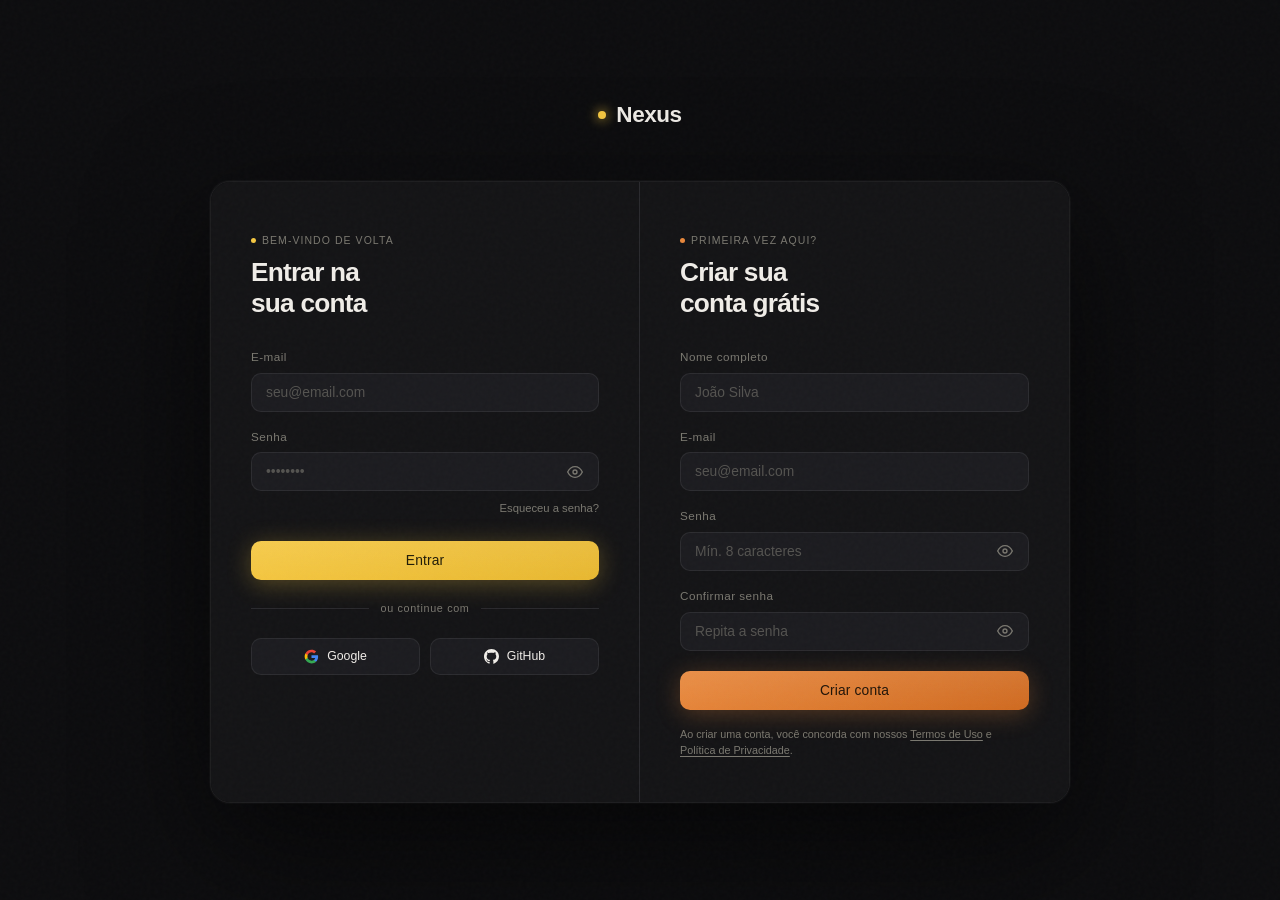
<file: Camadas_Intermediárias/index.html>
<!DOCTYPE html>
<html lang="pt-BR">
<head>
  <meta charset="UTF-8" />
  <meta name="viewport" content="width=device-width, initial-scale=1.0"/>
  <title>Acesso</title>
  <link href="../CSS/Camadas.css" rel="stylesheet"/>

</head>
<body>
  

  <div class="page">
    <div class="logo">
      <div class="logo-dot"></div>
      Nexus
    </div>

    <div class="cards-wrapper">

      <!-- LOGIN -->
      <div class="panel panel-login">
        <span class="panel-tag"><span class="panel-tag-dot"></span>Bem-vindo de volta</span>
        <h2 class="panel-title">Entrar na<br>sua conta</h2>

        <form id="formLogin" novalidate onsubmit="handleLogin(event)">
          <div class="form-group">
            <label for="login-email">E-mail</label>
            <input type="email" id="login-email" placeholder="seu@email.com" autocomplete="email"/>
          </div>
          <div class="form-group">
            <label for="login-senha">Senha</label>
            <div class="input-wrapper">
              <input type="password" id="login-senha" placeholder="••••••••" autocomplete="current-password"/>
              <button type="button" class="toggle-pw" onclick="togglePw('login-senha',this)" aria-label="Mostrar senha">
                <svg width="16" height="16" fill="none" viewBox="0 0 24 24" stroke="currentColor" stroke-width="2"><path d="M1 12s4-8 11-8 11 8 11 8-4 8-11 8-11-8-11-8z"/><circle cx="12" cy="12" r="3"/></svg>
              </button>
            </div>
          </div>
          <a href="#" class="forgot">Esqueceu a senha?</a>
          <button type="submit" class="btn btn-login">Entrar</button>
          <div class="divider-line">ou continue com</div>
          <div class="social-row">
            <button type="button" class="btn-social">
              <svg width="15" height="15" viewBox="0 0 24 24"><path fill="#4285F4" d="M22.56 12.25c0-.78-.07-1.53-.2-2.25H12v4.26h5.92c-.26 1.37-1.04 2.53-2.21 3.31v2.77h3.57c2.08-1.92 3.28-4.74 3.28-8.09z"/><path fill="#34A853" d="M12 23c2.97 0 5.46-.98 7.28-2.66l-3.57-2.77c-.98.66-2.23 1.06-3.71 1.06-2.86 0-5.29-1.93-6.16-4.53H2.18v2.84C3.99 20.53 7.7 23 12 23z"/><path fill="#FBBC05" d="M5.84 14.09c-.22-.66-.35-1.36-.35-2.09s.13-1.43.35-2.09V7.07H2.18C1.43 8.55 1 10.22 1 12s.43 3.45 1.18 4.93l3.66-2.84z"/><path fill="#EA4335" d="M12 5.38c1.62 0 3.06.56 4.21 1.64l3.15-3.15C17.45 2.09 14.97 1 12 1 7.7 1 3.99 3.47 2.18 7.07l3.66 2.84c.87-2.6 3.3-4.53 6.16-4.53z"/></svg>
              Google
            </button>
            <button type="button" class="btn-social">
              <svg width="15" height="15" viewBox="0 0 24 24" fill="currentColor"><path d="M12 0C5.37 0 0 5.37 0 12c0 5.3 3.438 9.8 8.205 11.385.6.113.82-.258.82-.577 0-.285-.01-1.04-.015-2.04-3.338.724-4.042-1.61-4.042-1.61C4.422 18.07 3.633 17.7 3.633 17.7c-1.087-.744.084-.729.084-.729 1.205.084 1.838 1.236 1.838 1.236 1.07 1.835 2.809 1.305 3.495.998.108-.776.417-1.305.76-1.605-2.665-.3-5.466-1.332-5.466-5.93 0-1.31.465-2.38 1.235-3.22-.135-.303-.54-1.523.105-3.176 0 0 1.005-.322 3.3 1.23.96-.267 1.98-.399 3-.405 1.02.006 2.04.138 3 .405 2.28-1.552 3.285-1.23 3.285-1.23.645 1.653.24 2.873.12 3.176.765.84 1.23 1.91 1.23 3.22 0 4.61-2.805 5.625-5.475 5.92.42.36.81 1.096.81 2.22 0 1.606-.015 2.896-.015 3.286 0 .315.21.69.825.57C20.565 21.795 24 17.295 24 12c0-6.63-5.37-12-12-12"/></svg>
              GitHub
            </button>
          </div>
        </form>
        <div class="success-msg" id="login-success">✓ Login realizado com sucesso!</div>
      </div>

      <!-- CADASTRO -->
      <div class="panel panel-register">
        <span class="panel-tag"><span class="panel-tag-dot"></span>Primeira vez aqui?</span>
        <h2 class="panel-title">Criar sua<br>conta grátis</h2>

        <form id="formRegister" novalidate onsubmit="handleRegister(event)">
          <div class="form-group">
            <label for="reg-nome">Nome completo</label>
            <input type="text" id="reg-nome" placeholder="João Silva" autocomplete="name"/>
          </div>
          <div class="form-group">
            <label for="reg-email">E-mail</label>
            <input type="email" id="reg-email" placeholder="seu@email.com" autocomplete="email"/>
          </div>
          <div class="form-group">
            <label for="reg-senha">Senha</label>
            <div class="input-wrapper">
              <input type="password" id="reg-senha" placeholder="Mín. 8 caracteres" autocomplete="new-password" oninput="checkStrength(this.value)"/>
              <button type="button" class="toggle-pw" onclick="togglePw('reg-senha',this)" aria-label="Mostrar senha">
                <svg width="16" height="16" fill="none" viewBox="0 0 24 24" stroke="currentColor" stroke-width="2"><path d="M1 12s4-8 11-8 11 8 11 8-4 8-11 8-11-8-11-8z"/><circle cx="12" cy="12" r="3"/></svg>
              </button>
            </div>
            <div class="strength-wrap" id="strength-wrap">
              <div class="strength-bars">
                <div class="strength-bar" id="sb1"></div>
                <div class="strength-bar" id="sb2"></div>
                <div class="strength-bar" id="sb3"></div>
                <div class="strength-bar" id="sb4"></div>
              </div>
              <span class="strength-label" id="strength-label"></span>
            </div>
          </div>
          <div class="form-group">
            <label for="reg-confirm">Confirmar senha</label>
            <div class="input-wrapper">
              <input type="password" id="reg-confirm" placeholder="Repita a senha" autocomplete="new-password"/>
              <button type="button" class="toggle-pw" onclick="togglePw('reg-confirm',this)" aria-label="Mostrar senha">
                <svg width="16" height="16" fill="none" viewBox="0 0 24 24" stroke="currentColor" stroke-width="2"><path d="M1 12s4-8 11-8 11 8 11 8-4 8-11 8-11-8-11-8z"/><circle cx="12" cy="12" r="3"/></svg>
              </button>
            </div>
          </div>
          <button type="submit" class="btn btn-register">Criar conta</button>
        </form>

        <p class="terms">Ao criar uma conta, você concorda com nossos <a href="#">Termos de Uso</a> e <a href="#">Política de Privacidade</a>.</p>
        <div class="success-msg" id="register-success" style="background:rgba(232,136,60,0.08);border-color:rgba(232,136,60,0.2);color:var(--accent2)">✓ Conta criada! Bem-vindo ao Nexus.</div>
      </div>

    </div>
  </div>

  <script>
    function togglePw(id, btn) {
      const input = document.getElementById(id);
      const isText = input.type === 'text';
      input.type = isText ? 'password' : 'text';
      btn.innerHTML = isText
        ? `<svg width="16" height="16" fill="none" viewBox="0 0 24 24" stroke="currentColor" stroke-width="2"><path d="M1 12s4-8 11-8 11 8 11 8-4 8-11 8-11-8-11-8z"/><circle cx="12" cy="12" r="3"/></svg>`
        : `<svg width="16" height="16" fill="none" viewBox="0 0 24 24" stroke="currentColor" stroke-width="2"><path d="M17.94 17.94A10.07 10.07 0 0112 20c-7 0-11-8-11-8a18.45 18.45 0 015.06-5.94M9.9 4.24A9.12 9.12 0 0112 4c7 0 11 8 11 8a18.5 18.5 0 01-2.16 3.19m-6.72-1.07a3 3 0 11-4.24-4.24"/><line x1="1" y1="1" x2="23" y2="23"/></svg>`;
    }

    function checkStrength(val) {
      const wrap = document.getElementById('strength-wrap');
      wrap.classList.toggle('show', val.length > 0);
      let score = 0;
      if (val.length >= 8) score++;
      if (/[A-Z]/.test(val)) score++;
      if (/[0-9]/.test(val)) score++;
      if (/[^A-Za-z0-9]/.test(val)) score++;
      const colors = ['#e05050','#e07a20','#e8c430','#4caf70'];
      const labels = ['Muito fraca','Fraca','Boa','Forte'];
      for (let i = 1; i <= 4; i++) {
        document.getElementById('sb'+i).style.background = i <= score ? colors[score-1] : 'var(--divider)';
      }
      const lbl = document.getElementById('strength-label');
      lbl.textContent = score > 0 ? labels[score-1] : '';
      lbl.style.color = score > 0 ? colors[score-1] : 'var(--muted)';
    }

    function handleLogin(e) {
      e.preventDefault();
      const email = document.getElementById('login-email').value.trim();
      const senha = document.getElementById('login-senha').value;
      if (!email || !senha) { shake('formLogin'); return; }
      const msg = document.getElementById('login-success');
      msg.classList.add('show');
      setTimeout(() => msg.classList.remove('show'), 3000);
    }

    function handleRegister(e) {
      e.preventDefault();
      const nome = document.getElementById('reg-nome').value.trim();
      const email = document.getElementById('reg-email').value.trim();
      const senha = document.getElementById('reg-senha').value;
      const confirm = document.getElementById('reg-confirm').value;
      if (!nome || !email || !senha || senha !== confirm) { shake('formRegister'); return; }
      const msg = document.getElementById('register-success');
      msg.classList.add('show');
      setTimeout(() => msg.classList.remove('show'), 3000);
    }

    function shake(id) {
      const el = document.getElementById(id);
      el.style.animation = 'none';
      el.offsetHeight;
      el.style.animation = 'shake 0.4s ease';
    }
  </script>
</body>
</html>
</file>
<file: CSS/Camadas.css>
*, *::before, *::after { box-sizing: border-box; margin: 0; padding: 0; }

    :root {
      --bg: #0d0d0f;
      --surface: #141416;
      --surface2: #1c1c20;
      --border: rgba(255,255,255,0.07);
      --border-focus: rgba(255,200,80,0.6);
      --accent: #f5c842;
      --accent2: #e8883c;
      --text: #f0ede8;
      --muted: #7a7870;
      --divider: #2a2a2e;
      --error: #e05050;
    }

    html, body {
      height: 100%;
      background: var(--bg);
      color: var(--text);
      font-family: 'DM Sans', sans-serif;
      font-size: 15px;
      line-height: 1.6;
      overflow-x: hidden;
    }

    body::before {
      content: '';
      position: fixed;
      inset: 0;
      background-image: url("data:image/svg+xml,%3Csvg viewBox='0 0 256 256' xmlns='http://www.w3.org/2000/svg'%3E%3Cfilter id='noise'%3E%3CfeTurbulence type='fractalNoise' baseFrequency='0.9' numOctaves='4' stitchTiles='stitch'/%3E%3C/filter%3E%3Crect width='100%25' height='100%25' filter='url(%23noise)' opacity='1'/%3E%3C/svg%3E");
      opacity: 0.022;
      pointer-events: none;
      z-index: 9999;
    }

    .blob {
      position: fixed;
      border-radius: 50%;
      filter: blur(120px);
      pointer-events: none;
      z-index: 0;
    }
    .blob-1 {
      width: 500px; height: 500px;
      background: radial-gradient(circle, rgba(245,200,66,0.12) 0%, transparent 70%);
      top: -100px; left: -100px;
      animation: driftA 18s ease-in-out infinite alternate;
    }
    .blob-2 {
      width: 400px; height: 400px;
      background: radial-gradient(circle, rgba(232,136,60,0.09) 0%, transparent 70%);
      bottom: -80px; right: -80px;
      animation: driftB 22s ease-in-out infinite alternate;
    }
    @keyframes driftA { from { transform: translate(0,0) scale(1); } to { transform: translate(60px, 40px) scale(1.1); } }
    @keyframes driftB { from { transform: translate(0,0) scale(1); } to { transform: translate(-50px, -30px) scale(1.08); } }

    .page {
      position: relative;
      z-index: 1;
      min-height: 100vh;
      display: flex;
      flex-direction: column;
      align-items: center;
      justify-content: center;
      padding: 40px 20px;
    }

    .logo {
      font-family: 'Syne', sans-serif;
      font-weight: 800;
      font-size: 1.5rem;
      letter-spacing: -0.02em;
      margin-bottom: 48px;
      display: flex;
      align-items: center;
      gap: 10px;
      animation: fadeDown 0.6s ease both;
    }
    .logo-dot {
      width: 8px; height: 8px;
      border-radius: 50%;
      background: var(--accent);
      box-shadow: 0 0 12px var(--accent);
    }

    .cards-wrapper {
      display: grid;
      grid-template-columns: 1fr 1fr;
      gap: 0;
      width: 100%;
      max-width: 860px;
      border-radius: 20px;
      overflow: hidden;
      border: 1px solid var(--border);
      box-shadow: 0 40px 120px rgba(0,0,0,0.6), 0 0 0 1px rgba(255,255,255,0.03);
      animation: fadeUp 0.7s ease 0.1s both;
    }

    .panel {
      padding: 44px 40px;
      background: var(--surface);
      position: relative;
    }
    .panel:first-child {
      border-right: 1px solid var(--divider);
    }

    .panel::before {
      content: '';
      position: absolute;
      top: 0; left: 0; right: 0;
      height: 2px;
      opacity: 0;
      transition: opacity 0.4s;
    }
    .panel:hover::before { opacity: 1; }
    .panel-login::before { background: linear-gradient(90deg, var(--accent), transparent); }
    .panel-register::before { background: linear-gradient(90deg, var(--accent2), transparent); }

    .panel-tag {
      display: inline-flex;
      align-items: center;
      gap: 6px;
      font-size: 0.7rem;
      font-weight: 500;
      letter-spacing: 0.1em;
      text-transform: uppercase;
      color: var(--muted);
      margin-bottom: 8px;
    }
    .panel-tag-dot {
      width: 5px; height: 5px;
      border-radius: 50%;
    }
    .panel-login .panel-tag-dot { background: var(--accent); }
    .panel-register .panel-tag-dot { background: var(--accent2); }

    .panel-title {
      font-family: 'Syne', sans-serif;
      font-weight: 700;
      font-size: 1.75rem;
      letter-spacing: -0.03em;
      line-height: 1.2;
      margin-bottom: 28px;
    }

    .form-group {
      margin-bottom: 16px;
    }
    label {
      display: block;
      font-size: 0.78rem;
      font-weight: 500;
      color: var(--muted);
      letter-spacing: 0.04em;
      margin-bottom: 6px;
    }
    input[type="text"],
    input[type="email"],
    input[type="password"] {
      width: 100%;
      padding: 11px 14px;
      background: var(--surface2);
      border: 1px solid var(--border);
      border-radius: 10px;
      color: var(--text);
      font-family: 'DM Sans', sans-serif;
      font-size: 0.92rem;
      outline: none;
      transition: border-color 0.25s, box-shadow 0.25s, background 0.2s;
      
    }

    input::placeholder { color: var(--muted); opacity: 0.6; }
    input:focus {
      border-color: var(--border-focus);
      box-shadow: 0 0 0 3px rgba(245,200,66,0.08);
      background: rgba(255,255,255,0.03);
    }
    .panel-register input:focus {
      border-color: rgba(232,136,60,0.6);
      box-shadow: 0 0 0 3px rgba(232,136,60,0.08);
    }

    .input-wrapper {
      position: relative;
    }
    .toggle-pw {
      position: absolute;
      right: 12px; top: 50%;
      transform: translateY(-50%);
      background: none; border: none;
      cursor: pointer;
      color: var(--muted);
      padding: 4px;
      display: flex; align-items: center;
      transition: color 0.2s;
    }
    .toggle-pw:hover { color: var(--text); }

    .btn {
      width: 100%;
      padding: 12px;
      border-radius: 10px;
      border: none;
      font-family: 'DM Sans', sans-serif;
      font-size: 0.92rem;
      font-weight: 500;
      cursor: pointer;
      transition: transform 0.18s, box-shadow 0.18s, opacity 0.18s;
      margin-top: 4px;
      letter-spacing: 0.01em;
      position: relative;
      overflow: hidden;
    }
    .btn::after {
      content: '';
      position: absolute;
      inset: 0;
      background: linear-gradient(to bottom, rgba(255,255,255,0.07), transparent);
      pointer-events: none;
    }
    .btn:hover { transform: translateY(-1px); }
    .btn:active { transform: translateY(0); }

    .btn-login {
      background: linear-gradient(135deg, var(--accent) 0%, #e8b830 100%);
      color: #1a1500;
      box-shadow: 0 4px 24px rgba(245,200,66,0.3);
    }
    .btn-login:hover { box-shadow: 0 6px 32px rgba(245,200,66,0.45); }

    .btn-register {
      background: linear-gradient(135deg, var(--accent2) 0%, #d06a20 100%);
      color: #1a0d00;
      box-shadow: 0 4px 24px rgba(232,136,60,0.3);
    }
    .btn-register:hover { box-shadow: 0 6px 32px rgba(232,136,60,0.45); }

    .forgot {
      display: block;
      text-align: right;
      font-size: 0.75rem;
      color: var(--muted);
      text-decoration: none;
      margin-top: -8px;
      margin-bottom: 20px;
      transition: color 0.2s;
    }
    .forgot:hover { color: var(--accent); }

    .divider-line {
      display: flex;
      align-items: center;
      gap: 12px;
      margin: 20px 0;
      color: var(--muted);
      font-size: 0.72rem;
      letter-spacing: 0.06em;
    }
    .divider-line::before, .divider-line::after {
      content: '';
      flex: 1;
      height: 1px;
      background: var(--divider);
    }

    .social-row {
      display: grid;
      grid-template-columns: 1fr 1fr;
      gap: 10px;
    }
    .btn-social {
      display: flex;
      align-items: center;
      justify-content: center;
      gap: 8px;
      padding: 10px;
      border-radius: 10px;
      border: 1px solid var(--border);
      background: var(--surface2);
      color: var(--text);
      font-family: 'DM Sans', sans-serif;
      font-size: 0.82rem;
      font-weight: 400;
      cursor: pointer;
      transition: background 0.2s, border-color 0.2s, transform 0.15s;
    }
    .btn-social:hover {
      background: rgba(255,255,255,0.05);
      border-color: rgba(255,255,255,0.15);
      transform: translateY(-1px);
    }

    .terms {
      font-size: 0.72rem;
      color: var(--muted);
      margin-top: 16px;
      line-height: 1.5;
    }
    .terms a { color: var(--muted); text-decoration: underline; text-underline-offset: 2px; }
    .terms a:hover { color: var(--accent2); }

    .success-msg {
      display: none;
      background: rgba(245,200,66,0.08);
      border: 1px solid rgba(245,200,66,0.2);
      border-radius: 8px;
      padding: 10px 14px;
      font-size: 0.82rem;
      color: var(--accent);
      margin-top: 12px;
    }
    .success-msg.show { display: block; animation: fadeUp 0.4s ease; }

    .strength-wrap { margin-top: 6px; display: none; }
    .strength-wrap.show { display: block; }
    .strength-bars { display: flex; gap: 4px; margin-bottom: 4px; }
    .strength-bar {
      flex: 1; height: 3px; border-radius: 2px;
      background: var(--divider);
      transition: background 0.3s;
    }
    .strength-label { font-size: 0.7rem; color: var(--muted); }

    @keyframes fadeDown {
      from { opacity: 0; transform: translateY(-16px); }
      to   { opacity: 1; transform: translateY(0); }
    }
    @keyframes fadeUp {
      from { opacity: 0; transform: translateY(20px); }
      to   { opacity: 1; transform: translateY(0); }
    }
    @keyframes shake {
      0%,100%{transform:translateX(0)}
      20%{transform:translateX(-6px)}
      40%{transform:translateX(6px)}
      60%{transform:translateX(-4px)}
      80%{transform:translateX(4px)}
    }

    @media (max-width: 680px) {
      .cards-wrapper { grid-template-columns: 1fr; }
      .panel:first-child { border-right: none; border-bottom: 1px solid var(--divider); }
      .panel { padding: 36px 28px; }
    }
</file>
